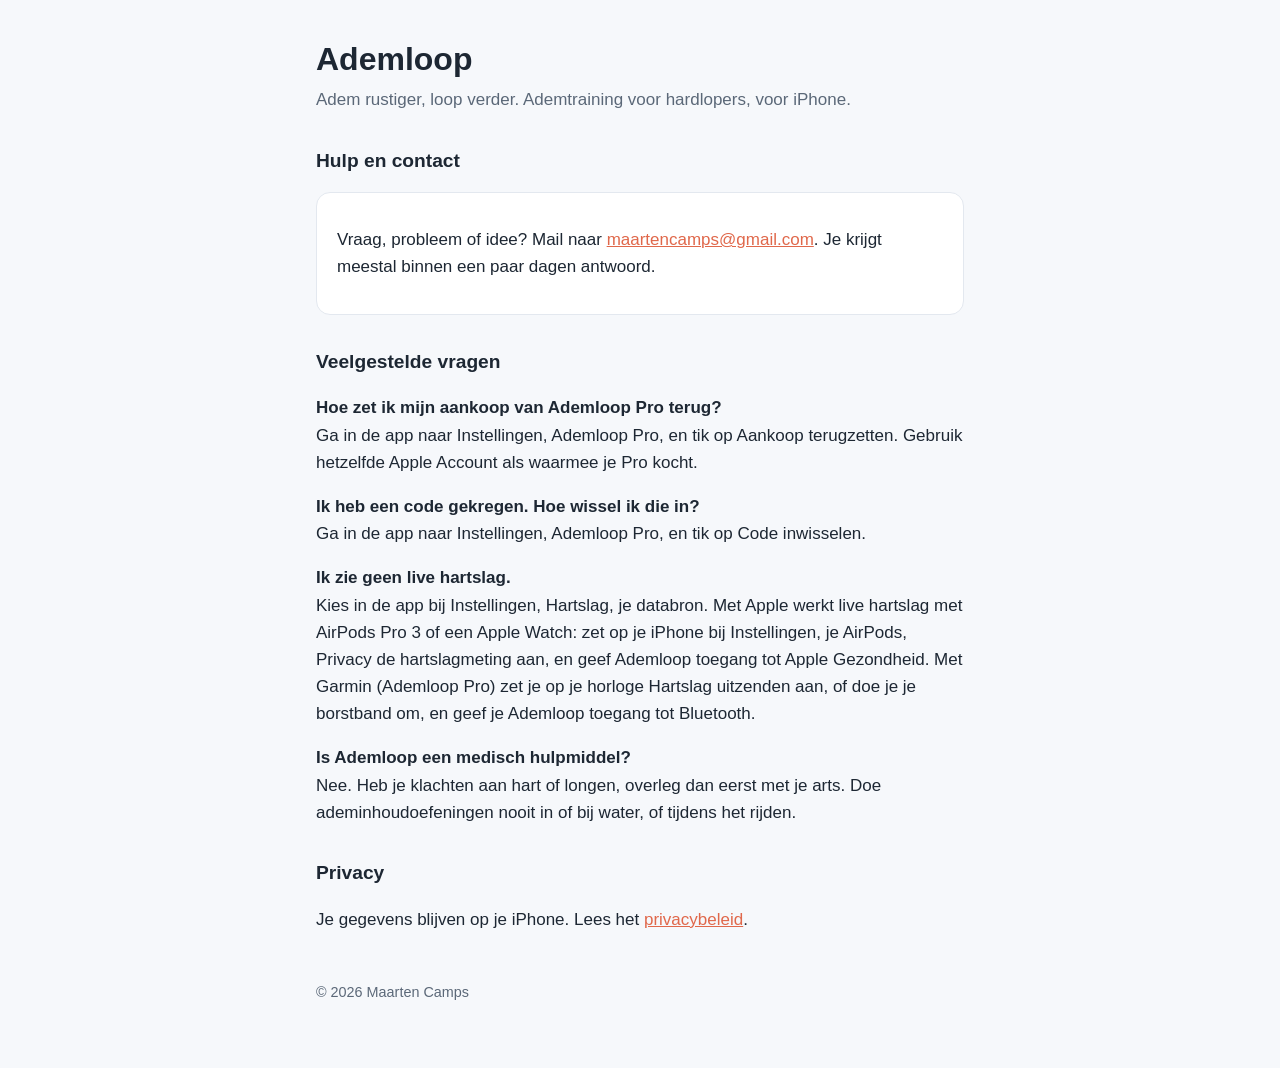
<file: ademloop/index.html>
<!doctype html>
<html lang="nl">
<head>
<meta charset="utf-8">
<meta name="viewport" content="width=device-width, initial-scale=1">
<title>Ademloop – ademtraining voor hardlopers</title>
<meta name="description" content="Ademloop is een iPhone-app voor ademtraining voor hardlopers. Hulp, vragen en contact.">
<link rel="stylesheet" href="style.css">
</head>
<body>
<main>
<h1>Ademloop</h1>
<p class="sub">Adem rustiger, loop verder. Ademtraining voor hardlopers, voor iPhone.</p>

<h2>Hulp en contact</h2>
<div class="card">
<p>Vraag, probleem of idee? Mail naar <a href="mailto:maartencamps@gmail.com">maartencamps@gmail.com</a>. Je krijgt meestal binnen een paar dagen antwoord.</p>
</div>

<h2>Veelgestelde vragen</h2>
<p><strong>Hoe zet ik mijn aankoop van Ademloop Pro terug?</strong><br>
Ga in de app naar Instellingen, Ademloop Pro, en tik op Aankoop terugzetten. Gebruik hetzelfde Apple Account als waarmee je Pro kocht.</p>

<p><strong>Ik heb een code gekregen. Hoe wissel ik die in?</strong><br>
Ga in de app naar Instellingen, Ademloop Pro, en tik op Code inwisselen.</p>

<p><strong>Ik zie geen live hartslag.</strong><br>
Kies in de app bij Instellingen, Hartslag, je databron. Met Apple werkt live hartslag met AirPods Pro 3 of een Apple Watch: zet op je iPhone bij Instellingen, je AirPods, Privacy de hartslagmeting aan, en geef Ademloop toegang tot Apple Gezondheid. Met Garmin (Ademloop Pro) zet je op je horloge Hartslag uitzenden aan, of doe je je borstband om, en geef je Ademloop toegang tot Bluetooth.</p>

<p><strong>Is Ademloop een medisch hulpmiddel?</strong><br>
Nee. Heb je klachten aan hart of longen, overleg dan eerst met je arts. Doe ademinhoudoefeningen nooit in of bij water, of tijdens het rijden.</p>

<h2>Privacy</h2>
<p>Je gegevens blijven op je iPhone. Lees het <a href="privacy/">privacybeleid</a>.</p>

<footer>© 2026 Maarten Camps</footer>
</main>
</body>
</html>
</file>
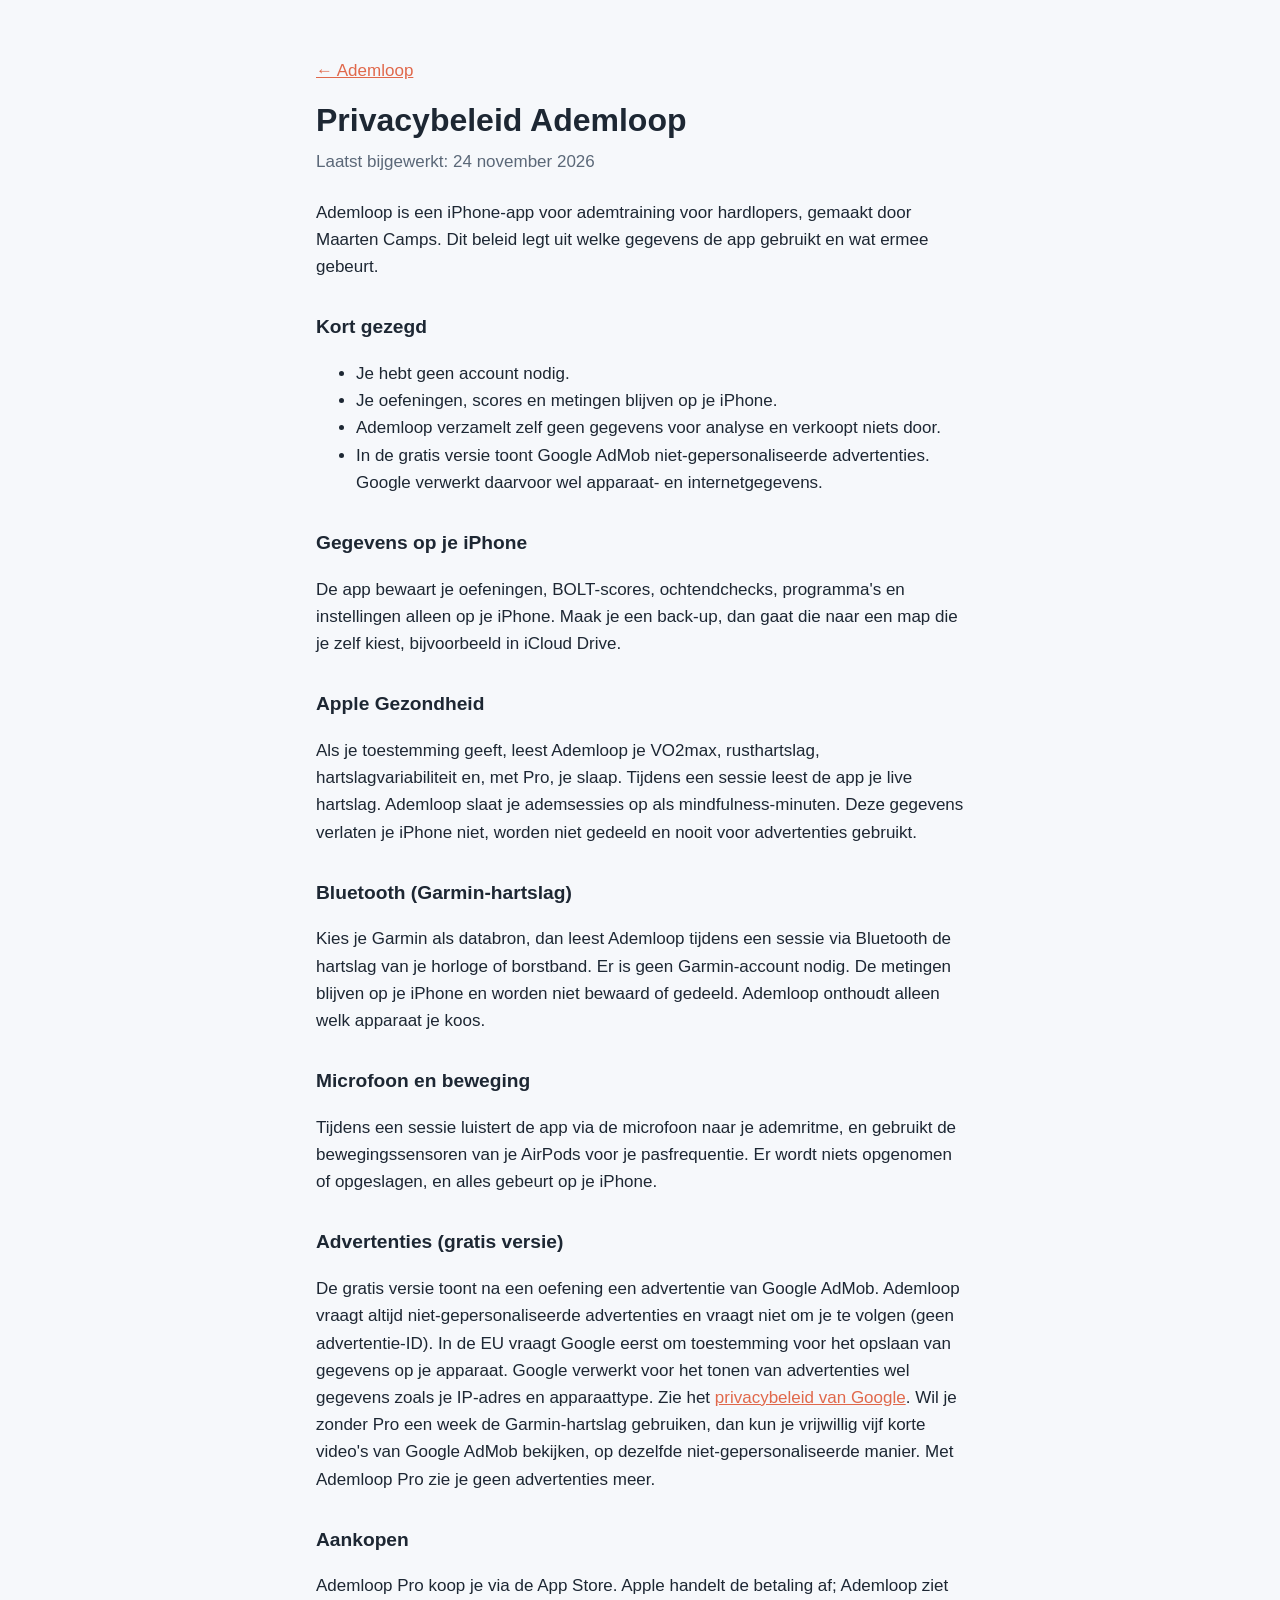
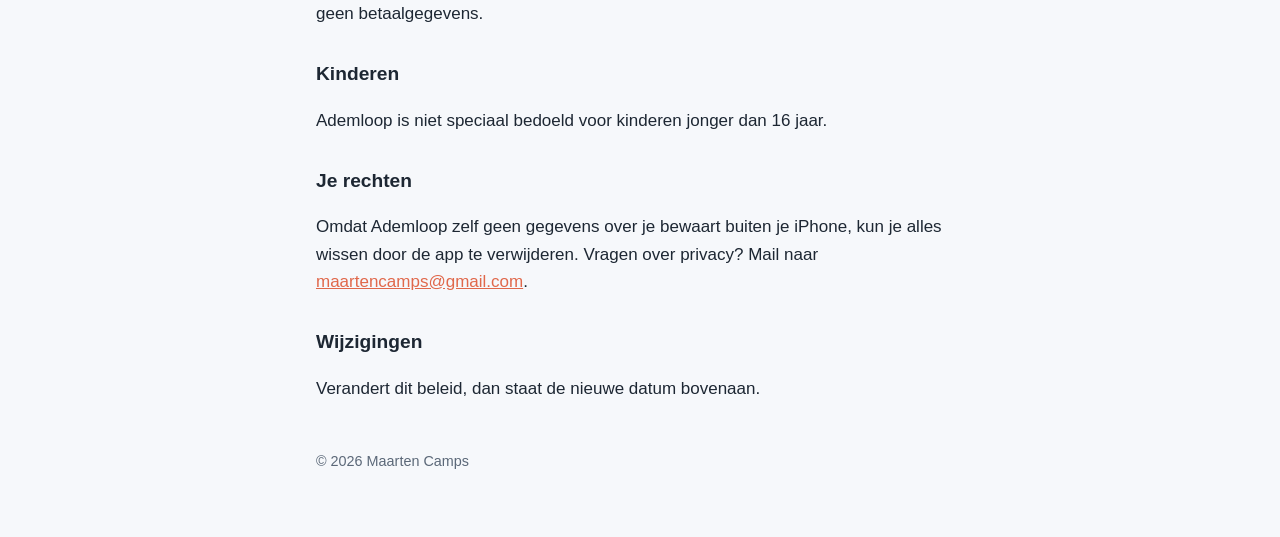
<file: ademloop/privacy/index.html>
<!doctype html>
<html lang="nl">
<head>
<meta charset="utf-8">
<meta name="viewport" content="width=device-width, initial-scale=1">
<title>Privacybeleid Ademloop</title>
<link rel="stylesheet" href="../style.css">
</head>
<body>
<main>
<p><a href="../">← Ademloop</a></p>
<h1>Privacybeleid Ademloop</h1>
<p class="sub">Laatst bijgewerkt: 24 november 2026</p>
<p>Ademloop is een iPhone-app voor ademtraining voor hardlopers, gemaakt door Maarten Camps. Dit beleid legt uit welke gegevens de app gebruikt en wat ermee gebeurt.</p>
<h2>Kort gezegd</h2>
<ul>
<li>Je hebt geen account nodig.</li>
<li>Je oefeningen, scores en metingen blijven op je iPhone.</li>
<li>Ademloop verzamelt zelf geen gegevens voor analyse en verkoopt niets door.</li>
<li>In de gratis versie toont Google AdMob niet-gepersonaliseerde advertenties. Google verwerkt daarvoor wel apparaat- en internetgegevens.</li>
</ul>
<h2>Gegevens op je iPhone</h2>
<p>De app bewaart je oefeningen, BOLT-scores, ochtendchecks, programma's en instellingen alleen op je iPhone. Maak je een back-up, dan gaat die naar een map die je zelf kiest, bijvoorbeeld in iCloud Drive.</p>
<h2>Apple Gezondheid</h2>
<p>Als je toestemming geeft, leest Ademloop je VO2max, rusthartslag, hartslagvariabiliteit en, met Pro, je slaap. Tijdens een sessie leest de app je live hartslag. Ademloop slaat je ademsessies op als mindfulness-minuten. Deze gegevens verlaten je iPhone niet, worden niet gedeeld en nooit voor advertenties gebruikt.</p>
<h2>Bluetooth (Garmin-hartslag)</h2>
<p>Kies je Garmin als databron, dan leest Ademloop tijdens een sessie via Bluetooth de hartslag van je horloge of borstband. Er is geen Garmin-account nodig. De metingen blijven op je iPhone en worden niet bewaard of gedeeld. Ademloop onthoudt alleen welk apparaat je koos.</p>
<h2>Microfoon en beweging</h2>
<p>Tijdens een sessie luistert de app via de microfoon naar je ademritme, en gebruikt de bewegingssensoren van je AirPods voor je pasfrequentie. Er wordt niets opgenomen of opgeslagen, en alles gebeurt op je iPhone.</p>
<h2>Advertenties (gratis versie)</h2>
<p>De gratis versie toont na een oefening een advertentie van Google AdMob. Ademloop vraagt altijd niet-gepersonaliseerde advertenties en vraagt niet om je te volgen (geen advertentie-ID). In de EU vraagt Google eerst om toestemming voor het opslaan van gegevens op je apparaat. Google verwerkt voor het tonen van advertenties wel gegevens zoals je IP-adres en apparaattype. Zie het <a href="https://policies.google.com/privacy">privacybeleid van Google</a>. Wil je zonder Pro een week de Garmin-hartslag gebruiken, dan kun je vrijwillig vijf korte video's van Google AdMob bekijken, op dezelfde niet-gepersonaliseerde manier. Met Ademloop Pro zie je geen advertenties meer.</p>
<h2>Aankopen</h2>
<p>Ademloop Pro koop je via de App Store. Apple handelt de betaling af; Ademloop ziet geen betaalgegevens.</p>
<h2>Kinderen</h2>
<p>Ademloop is niet speciaal bedoeld voor kinderen jonger dan 16 jaar.</p>
<h2>Je rechten</h2>
<p>Omdat Ademloop zelf geen gegevens over je bewaart buiten je iPhone, kun je alles wissen door de app te verwijderen. Vragen over privacy? Mail naar <a href="mailto:maartencamps@gmail.com">maartencamps@gmail.com</a>.</p>
<h2>Wijzigingen</h2>
<p>Verandert dit beleid, dan staat de nieuwe datum bovenaan.</p>
<footer>© 2026 Maarten Camps</footer>
</main>
</body>
</html>
</file>
<file: ademloop/style.css>
:root{--bg:#f6f8fb;--fg:#1d2733;--muted:#5b6878;--accent:#e0684b;--card:#ffffff;--line:#e3e8ef}
@media (prefers-color-scheme:dark){:root{--bg:#141821;--fg:#e8edf3;--muted:#a2adbb;--accent:#f08a6c;--card:#1c2230;--line:#2b3343}}
*{box-sizing:border-box}
body{margin:0;background:var(--bg);color:var(--fg);font:17px/1.6 -apple-system,BlinkMacSystemFont,"Segoe UI",Roboto,sans-serif}
main{max-width:680px;margin:0 auto;padding:40px 16px 64px}
h1{font-size:2rem;line-height:1.2;margin:0 0 8px}
h2{font-size:1.2rem;margin:32px 0 8px}
p,li{color:var(--fg)}
.sub{color:var(--muted);margin:0 0 24px}
a{color:var(--accent)}
.card{background:var(--card);border:1px solid var(--line);border-radius:14px;padding:16px 20px;margin:16px 0}
footer{margin-top:48px;color:var(--muted);font-size:.9rem}
</file>
